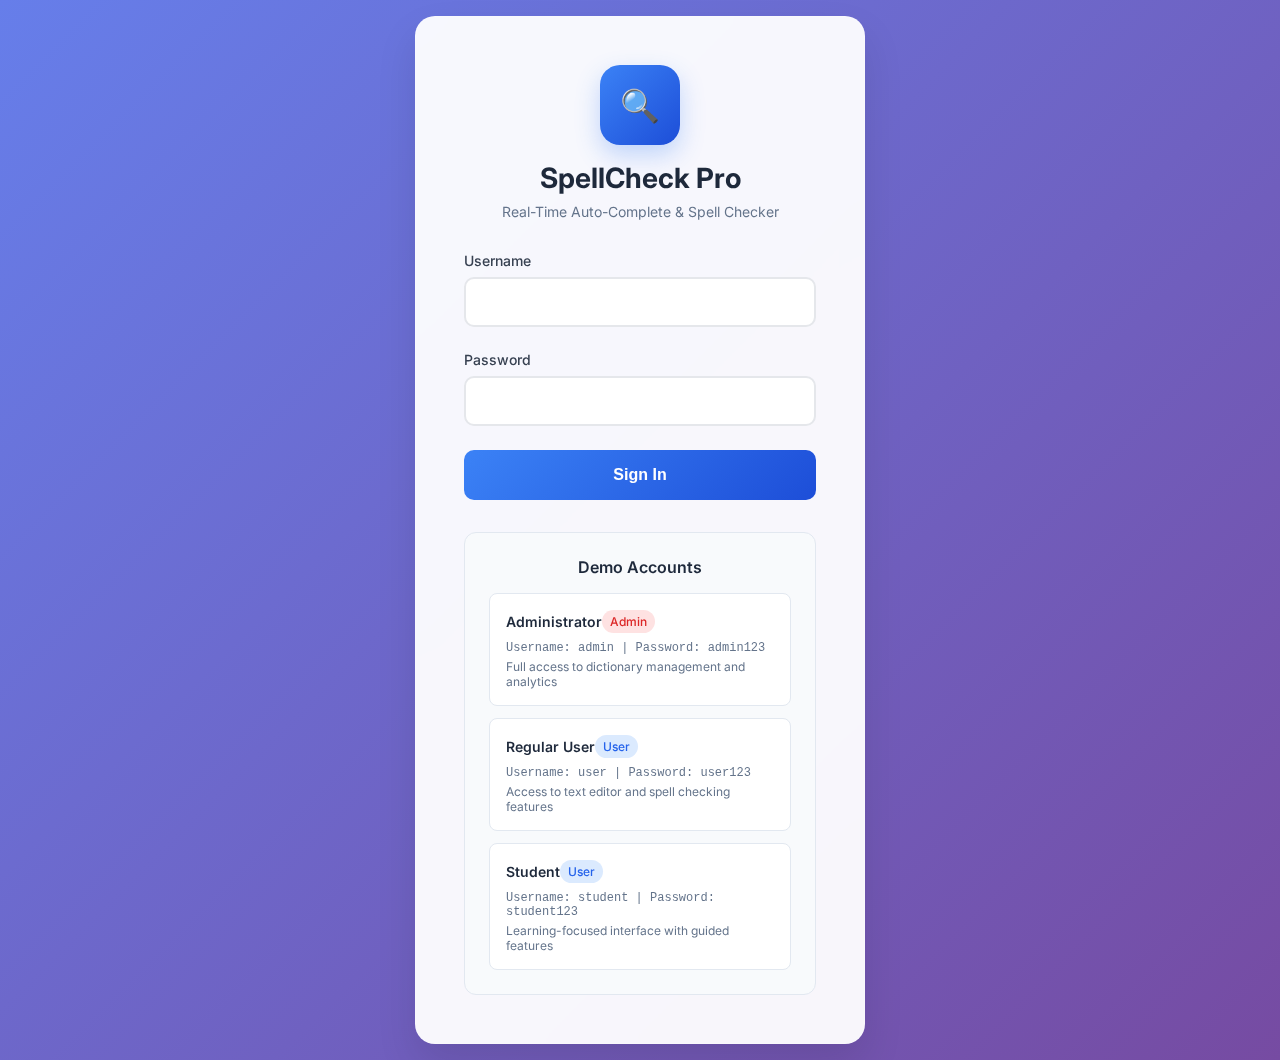
<file: project/index.html>
<!DOCTYPE html>
<html lang="en">
<head>
    <meta charset="UTF-8">
    <meta name="viewport" content="width=device-width, initial-scale=1.0">
    <title>Real-Time Auto-Complete & Spell Checker Dashboard</title>
    <link href="https://fonts.googleapis.com/css2?family=Inter:wght@300;400;500;600;700&display=swap" rel="stylesheet">
    <link rel="stylesheet" href="styles.css">
</head>
<body>
    <div class="dashboard">
        <!-- Sidebar -->
        <aside class="sidebar">
            <div class="sidebar-header">
                <div class="logo">
                    <div class="logo-icon">🔍</div>
                    <h1>SpellCheck Pro</h1>
                </div>
            </div>
            <nav class="sidebar-nav">
                <a href="#" class="nav-item active" data-view="editor">
                    <span class="nav-icon">✏️</span>
                    Text Editor
                </a>
                <a href="#" class="nav-item" data-view="analytics">
                    <span class="nav-icon">📊</span>
                    Analytics
                </a>
                <a href="#" class="nav-item" data-view="dictionary">
                    <span class="nav-icon">📚</span>
                    Dictionary
                </a>
                <a href="#" class="nav-item" data-view="settings">
                    <span class="nav-icon">⚙️</span>
                    Settings
                </a>
            </nav>
        </aside>

        <!-- Main Content -->
        <main class="main-content">
            <!-- Header -->
            <header class="header">
                <div class="header-content">
                    <h2 id="page-title">Text Editor</h2>
                    <div class="header-actions">
                        <button class="btn btn-secondary" id="export-btn">Export Report</button>
                        <button class="btn btn-primary" id="clear-btn">Clear Text</button>
                    </div>
                </div>
            </header>

            <!-- Editor View -->
            <div id="editor-view" class="view active">
                <div class="editor-container">
                    <div class="editor-panel">
                        <div class="editor-header">
                            <h3>Real-Time Text Editor</h3>
                            <div class="editor-stats">
                                <span class="stat">Words: <span id="word-count">0</span></span>
                                <span class="stat">Characters: <span id="char-count">0</span></span>
                                <span class="stat">Errors: <span id="error-count">0</span></span>
                            </div>
                        </div>
                        <div class="editor-wrapper">
                            <textarea 
                                id="text-editor" 
                                placeholder="Start typing to see real-time auto-complete and spell checking in action..."
                                spellcheck="false"
                            ></textarea>
                            <div id="suggestions-dropdown" class="suggestions-dropdown"></div>
                        </div>
                    </div>
                    
                    <div class="suggestions-panel">
                        <h3>Live Suggestions</h3>
                        <div id="live-suggestions" class="suggestion-list"></div>
                        
                        <h3>Spell Check Results</h3>
                        <div id="spell-errors" class="error-list"></div>
                    </div>
                </div>
            </div>

            <!-- Analytics View -->
            <div id="analytics-view" class="view">
                <div class="analytics-grid">
                    <div class="stat-card">
                        <div class="stat-icon">📝</div>
                        <div class="stat-content">
                            <h3 id="total-words">0</h3>
                            <p>Total Words Processed</p>
                        </div>
                    </div>
                    <div class="stat-card">
                        <div class="stat-icon">🔍</div>
                        <div class="stat-content">
                            <h3 id="total-suggestions">0</h3>
                            <p>Suggestions Generated</p>
                        </div>
                    </div>
                    <div class="stat-card">
                        <div class="stat-icon">❌</div>
                        <div class="stat-content">
                            <h3 id="total-errors">0</h3>
                            <p>Spelling Errors Found</p>
                        </div>
                    </div>
                    <div class="stat-card">
                        <div class="stat-icon">⚡</div>
                        <div class="stat-content">
                            <h3 id="avg-response">0ms</h3>
                            <p>Average Response Time</p>
                        </div>
                    </div>
                </div>

                <div class="charts-container">
                    <div class="chart-panel">
                        <h3>Most Frequent Words</h3>
                        <div id="word-frequency" class="frequency-chart"></div>
                    </div>
                    <div class="chart-panel">
                        <h3>Common Spelling Errors</h3>
                        <div id="error-frequency" class="frequency-chart"></div>
                    </div>
                </div>

                <div class="recent-activity">
                    <h3>Recent Activity</h3>
                    <div id="activity-log" class="activity-list"></div>
                </div>
            </div>

            <!-- Dictionary View -->
            <div id="dictionary-view" class="view">
                <div class="dictionary-container">
                    <div class="dictionary-header">
                        <h3>Dictionary Management</h3>
                        <div class="dictionary-actions">
                            <input type="text" id="new-word" placeholder="Add new word..." class="input">
                            <button id="add-word-btn" class="btn btn-primary">Add Word</button>
                        </div>
                    </div>
                    
                    <div class="dictionary-stats">
                        <div class="dict-stat">
                            <span class="label">Total Words:</span>
                            <span id="dict-total">0</span>
                        </div>
                        <div class="dict-stat">
                            <span class="label">Custom Words:</span>
                            <span id="dict-custom">0</span>
                        </div>
                    </div>

                    <div class="word-search">
                        <input type="text" id="word-search" placeholder="Search dictionary..." class="input">
                    </div>

                    <div id="dictionary-list" class="dictionary-list"></div>
                </div>
            </div>

            <!-- Settings View -->
            <div id="settings-view" class="view">
                <div class="settings-container">
                    <div class="settings-section">
                        <h3>Auto-Complete Settings</h3>
                        <div class="setting-item">
                            <label for="max-suggestions">Maximum Suggestions:</label>
                            <input type="range" id="max-suggestions" min="3" max="10" value="5" class="slider">
                            <span id="max-suggestions-value">5</span>
                        </div>
                        <div class="setting-item">
                            <label for="min-word-length">Minimum Word Length for Suggestions:</label>
                            <input type="range" id="min-word-length" min="1" max="5" value="2" class="slider">
                            <span id="min-word-length-value">2</span>
                        </div>
                    </div>

                    <div class="settings-section">
                        <h3>Spell Check Settings</h3>
                        <div class="setting-item">
                            <label for="edit-distance">Maximum Edit Distance:</label>
                            <input type="range" id="edit-distance" min="1" max="5" value="2" class="slider">
                            <span id="edit-distance-value">2</span>
                        </div>
                        <div class="setting-item">
                            <label>
                                <input type="checkbox" id="case-sensitive" class="checkbox">
                                Case Sensitive Checking
                            </label>
                        </div>
                        <div class="setting-item">
                            <label>
                                <input type="checkbox" id="real-time-check" class="checkbox" checked>
                                Real-time Spell Checking
                            </label>
                        </div>
                    </div>

                    <div class="settings-section">
                        <h3>Performance Settings</h3>
                        <div class="setting-item">
                            <label for="debounce-delay">Debounce Delay (ms):</label>
                            <input type="range" id="debounce-delay" min="100" max="1000" value="300" step="50" class="slider">
                            <span id="debounce-delay-value">300</span>
                        </div>
                    </div>

                    <div class="settings-actions">
                        <button id="reset-settings" class="btn btn-secondary">Reset to Defaults</button>
                        <button id="save-settings" class="btn btn-primary">Save Settings</button>
                    </div>
                </div>
            </div>
        </main>
    </div>

    <script src="trie.js"></script>
    <script src="spellchecker.js"></script>
    <script src="analytics.js"></script>
    <script src="app.js"></script>
</body>
</html>
</file>
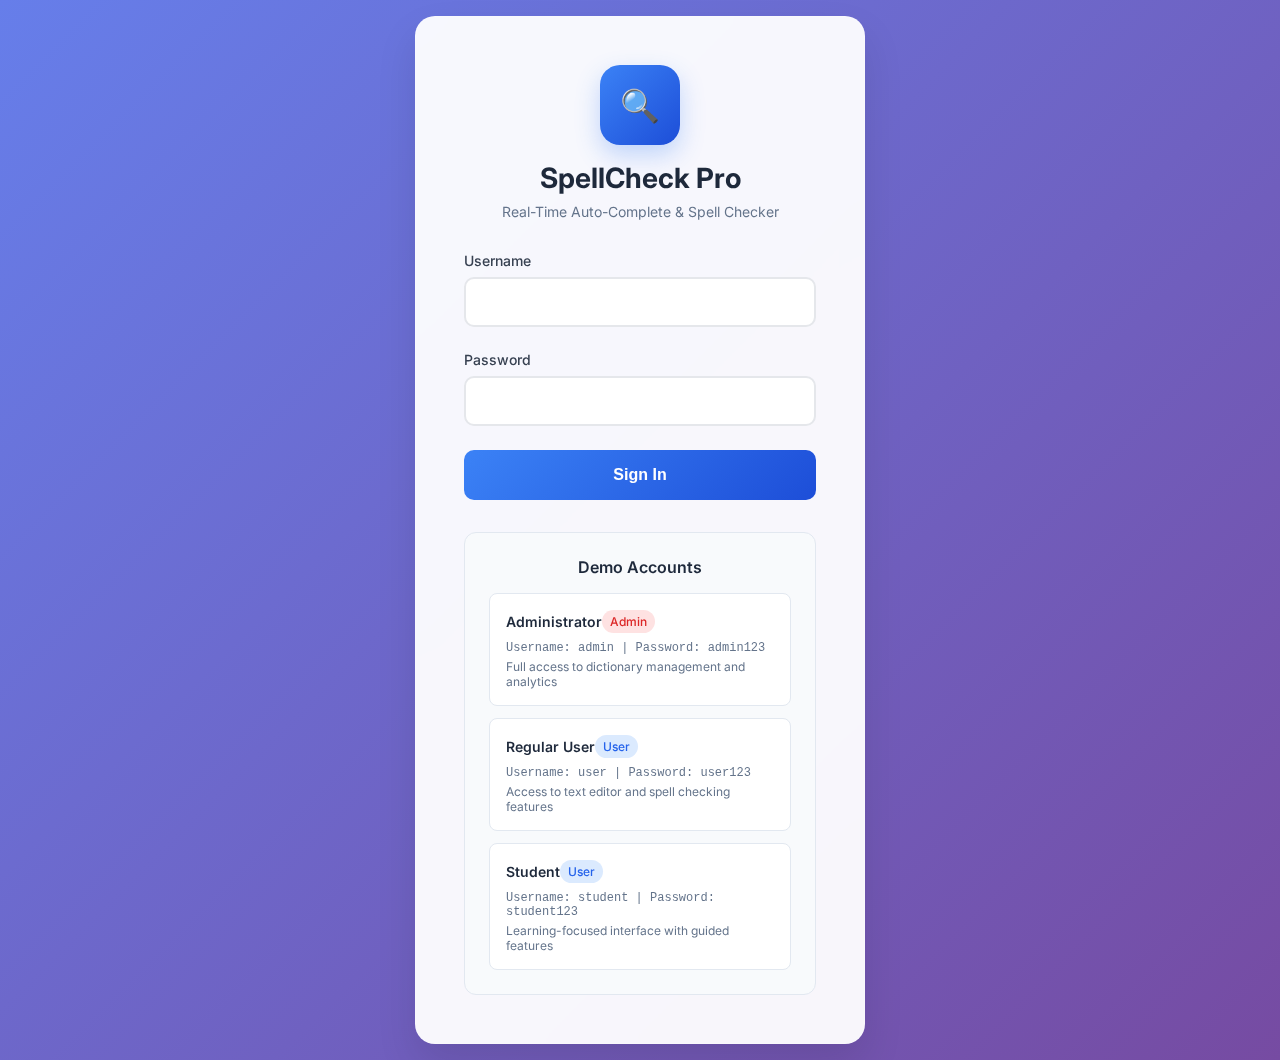
<file: project/admin-dashboard.html>
<!DOCTYPE html>
<html lang="en">
<head>
    <meta charset="UTF-8">
    <meta name="viewport" content="width=device-width, initial-scale=1.0">
    <title>Admin Dashboard - SpellCheck Pro</title>
    <link href="https://fonts.googleapis.com/css2?family=Inter:wght@300;400;500;600;700&display=swap" rel="stylesheet">
    <link rel="stylesheet" href="styles.css">
    <style>
        .admin-header {
            background: linear-gradient(135deg, #dc2626 0%, #b91c1c 100%);
            color: white;
            padding: 1rem 2rem;
            display: flex;
            justify-content: space-between;
            align-items: center;
            box-shadow: 0 2px 10px rgba(220, 38, 38, 0.2);
        }

        .admin-title {
            display: flex;
            align-items: center;
            gap: 0.75rem;
        }

        .admin-badge {
            background: rgba(255, 255, 255, 0.2);
            padding: 0.25rem 0.75rem;
            border-radius: 20px;
            font-size: 0.75rem;
            font-weight: 600;
        }

        .user-info {
            display: flex;
            align-items: center;
            gap: 1rem;
        }

        .logout-btn {
            background: rgba(255, 255, 255, 0.2);
            color: white;
            border: none;
            padding: 0.5rem 1rem;
            border-radius: 8px;
            cursor: pointer;
            transition: background-color 0.2s ease;
        }

        .logout-btn:hover {
            background: rgba(255, 255, 255, 0.3);
        }

        .admin-controls {
            background: white;
            border-radius: 12px;
            padding: 1.5rem;
            margin-bottom: 2rem;
            box-shadow: 0 4px 15px rgba(0, 0, 0, 0.05);
            border: 1px solid #e2e8f0;
        }

        .admin-controls h3 {
            font-size: 1.125rem;
            font-weight: 600;
            color: #1e293b;
            margin-bottom: 1rem;
        }

        .control-grid {
            display: grid;
            grid-template-columns: repeat(auto-fit, minmax(200px, 1fr));
            gap: 1rem;
        }

        .control-btn {
            background: linear-gradient(135deg, #3B82F6, #1D4ED8);
            color: white;
            border: none;
            padding: 1rem;
            border-radius: 8px;
            cursor: pointer;
            transition: all 0.2s ease;
            font-weight: 500;
            display: flex;
            align-items: center;
            justify-content: center;
            gap: 0.5rem;
        }

        .control-btn:hover {
            transform: translateY(-2px);
            box-shadow: 0 8px 20px rgba(59, 130, 246, 0.3);
        }

        .control-btn.danger {
            background: linear-gradient(135deg, #dc2626, #b91c1c);
        }

        .control-btn.danger:hover {
            box-shadow: 0 8px 20px rgba(220, 38, 38, 0.3);
        }

        .word-management {
            background: white;
            border-radius: 12px;
            padding: 1.5rem;
            margin-bottom: 2rem;
            box-shadow: 0 4px 15px rgba(0, 0, 0, 0.05);
            border: 1px solid #e2e8f0;
        }

        .add-word-form {
            display: flex;
            gap: 0.75rem;
            margin-bottom: 1.5rem;
        }

        .add-word-form input {
            flex: 1;
            padding: 0.75rem;
            border: 2px solid #e2e8f0;
            border-radius: 8px;
            font-size: 0.875rem;
        }

        .add-word-form input:focus {
            outline: none;
            border-color: #3B82F6;
        }

        .word-list {
            max-height: 300px;
            overflow-y: auto;
            border: 1px solid #e2e8f0;
            border-radius: 8px;
        }

        .word-item {
            display: flex;
            justify-content: space-between;
            align-items: center;
            padding: 0.75rem 1rem;
            border-bottom: 1px solid #f1f5f9;
        }

        .word-item:last-child {
            border-bottom: none;
        }

        .word-item:hover {
            background: #f8fafc;
        }

        .delete-word-btn {
            background: #fee2e2;
            color: #dc2626;
            border: none;
            padding: 0.25rem 0.5rem;
            border-radius: 4px;
            cursor: pointer;
            font-size: 0.75rem;
            transition: background-color 0.2s ease;
        }

        .delete-word-btn:hover {
            background: #fecaca;
        }

        .stats-overview {
            display: grid;
            grid-template-columns: repeat(auto-fit, minmax(250px, 1fr));
            gap: 1.5rem;
            margin-bottom: 2rem;
        }

        .stat-card {
            background: white;
            border-radius: 12px;
            padding: 1.5rem;
            box-shadow: 0 4px 15px rgba(0, 0, 0, 0.05);
            border: 1px solid #e2e8f0;
            text-align: center;
        }

        .stat-number {
            font-size: 2rem;
            font-weight: 700;
            color: #1e293b;
            margin-bottom: 0.5rem;
        }

        .stat-label {
            color: #64748b;
            font-size: 0.875rem;
        }

        .modal {
            display: none;
            position: fixed;
            top: 0;
            left: 0;
            width: 100%;
            height: 100%;
            background: rgba(0, 0, 0, 0.5);
            z-index: 1000;
            align-items: center;
            justify-content: center;
        }

        .modal.active {
            display: flex;
        }

        .modal-content {
            background: white;
            border-radius: 12px;
            padding: 2rem;
            max-width: 500px;
            width: 90%;
            max-height: 80vh;
            overflow-y: auto;
        }

        .modal-header {
            display: flex;
            justify-content: space-between;
            align-items: center;
            margin-bottom: 1.5rem;
        }

        .modal-close {
            background: none;
            border: none;
            font-size: 1.5rem;
            cursor: pointer;
            color: #64748b;
        }

        .bulk-actions {
            display: flex;
            gap: 0.5rem;
            margin-bottom: 1rem;
        }

        .bulk-actions button {
            padding: 0.5rem 1rem;
            border: 1px solid #e2e8f0;
            background: white;
            border-radius: 6px;
            cursor: pointer;
            font-size: 0.875rem;
            transition: all 0.2s ease;
        }

        .bulk-actions button:hover {
            background: #f8fafc;
        }

        .bulk-actions button.active {
            background: #3B82F6;
            color: white;
            border-color: #3B82F6;
        }
    </style>
</head>
<body>
    <!-- Admin Header -->
    <div class="admin-header">
        <div class="admin-title">
            <div class="logo-icon">🔍</div>
            <div>
                <h1>SpellCheck Pro</h1>
                <span class="admin-badge">Administrator Panel</span>
            </div>
        </div>
        <div class="user-info">
            <span id="adminName">Welcome, Admin</span>
            <button class="logout-btn" onclick="logout()">Logout</button>
        </div>
    </div>

    <div class="dashboard">
        <!-- Sidebar -->
        <aside class="sidebar">
            <div class="sidebar-header">
                <div class="logo">
                    <div class="logo-icon">⚙️</div>
                    <h1>Admin Panel</h1>
                </div>
            </div>
            <nav class="sidebar-nav">
                <a href="#" class="nav-item active" data-view="overview">
                    <span class="nav-icon">📊</span>
                    Overview
                </a>
                <a href="#" class="nav-item" data-view="dictionary">
                    <span class="nav-icon">📚</span>
                    Dictionary Management
                </a>
                <a href="#" class="nav-item" data-view="analytics">
                    <span class="nav-icon">📈</span>
                    Analytics
                </a>
                <a href="#" class="nav-item" data-view="users">
                    <span class="nav-icon">👥</span>
                    User Management
                </a>
                <a href="#" class="nav-item" data-view="settings">
                    <span class="nav-icon">⚙️</span>
                    System Settings
                </a>
                <a href="index.html" class="nav-item">
                    <span class="nav-icon">✏️</span>
                    Text Editor
                </a>
            </nav>
        </aside>

        <!-- Main Content -->
        <main class="main-content">
            <!-- Overview View -->
            <div id="overview-view" class="view active">
                <div style="padding: 2rem;">
                    <h2 style="font-size: 1.5rem; font-weight: 600; color: #1e293b; margin-bottom: 2rem;">System Overview</h2>
                    
                    <div class="stats-overview">
                        <div class="stat-card">
                            <div class="stat-number" id="totalWords">0</div>
                            <div class="stat-label">Total Words in Dictionary</div>
                        </div>
                        <div class="stat-card">
                            <div class="stat-number" id="customWords">0</div>
                            <div class="stat-label">Custom Words Added</div>
                        </div>
                        <div class="stat-card">
                            <div class="stat-number" id="totalSessions">0</div>
                            <div class="stat-label">User Sessions Today</div>
                        </div>
                        <div class="stat-card">
                            <div class="stat-number" id="totalErrors">0</div>
                            <div class="stat-label">Errors Detected</div>
                        </div>
                    </div>

                    <div class="admin-controls">
                        <h3>Quick Actions</h3>
                        <div class="control-grid">
                            <button class="control-btn" onclick="exportDictionary()">
                                📥 Export Dictionary
                            </button>
                            <button class="control-btn" onclick="showImportModal()">
                                📤 Import Dictionary
                            </button>
                            <button class="control-btn" onclick="generateReport()">
                                📋 Generate Report
                            </button>
                            <button class="control-btn danger" onclick="resetSystem()">
                                🔄 Reset System
                            </button>
                        </div>
                    </div>
                </div>
            </div>

            <!-- Dictionary Management View -->
            <div id="dictionary-view" class="view">
                <div style="padding: 2rem;">
                    <h2 style="font-size: 1.5rem; font-weight: 600; color: #1e293b; margin-bottom: 2rem;">Dictionary Management</h2>
                    
                    <div class="word-management">
                        <h3>Add New Words</h3>
                        <div class="add-word-form">
                            <input type="text" id="newWordInput" placeholder="Enter word to add..." onkeypress="handleAddWordKeypress(event)">
                            <button class="btn btn-primary" onclick="addNewWord()">Add Word</button>
                        </div>
                        
                        <div class="bulk-actions">
                            <button onclick="showBulkImport()">Bulk Import</button>
                            <button onclick="exportCustomWords()">Export Custom Words</button>
                            <button onclick="clearCustomWords()" class="danger">Clear All Custom</button>
                        </div>
                    </div>

                    <div class="word-management">
                        <h3>Dictionary Contents</h3>
                        <div style="margin-bottom: 1rem;">
                            <input type="text" id="searchWords" placeholder="Search words..." oninput="filterWords()" style="width: 100%; padding: 0.75rem; border: 2px solid #e2e8f0; border-radius: 8px;">
                        </div>
                        <div class="word-list" id="wordList">
                            <!-- Words will be populated here -->
                        </div>
                    </div>
                </div>
            </div>

            <!-- Analytics View -->
            <div id="analytics-view" class="view">
                <div style="padding: 2rem;">
                    <h2 style="font-size: 1.5rem; font-weight: 600; color: #1e293b; margin-bottom: 2rem;">System Analytics</h2>
                    
                    <div class="analytics-grid">
                        <div class="stat-card">
                            <div class="stat-icon">📝</div>
                            <div class="stat-content">
                                <h3 id="analyticsWords">0</h3>
                                <p>Words Processed</p>
                            </div>
                        </div>
                        <div class="stat-card">
                            <div class="stat-icon">🔍</div>
                            <div class="stat-content">
                                <h3 id="analyticsSuggestions">0</h3>
                                <p>Suggestions Generated</p>
                            </div>
                        </div>
                        <div class="stat-card">
                            <div class="stat-icon">❌</div>
                            <div class="stat-content">
                                <h3 id="analyticsErrors">0</h3>
                                <p>Errors Found</p>
                            </div>
                        </div>
                        <div class="stat-card">
                            <div class="stat-icon">⚡</div>
                            <div class="stat-content">
                                <h3 id="analyticsResponse">0ms</h3>
                                <p>Avg Response Time</p>
                            </div>
                        </div>
                    </div>

                    <div class="charts-container">
                        <div class="chart-panel">
                            <h3>Most Frequent Words</h3>
                            <div id="adminWordFrequency" class="frequency-chart"></div>
                        </div>
                        <div class="chart-panel">
                            <h3>Common Errors</h3>
                            <div id="adminErrorFrequency" class="frequency-chart"></div>
                        </div>
                    </div>
                </div>
            </div>

            <!-- User Management View -->
            <div id="users-view" class="view">
                <div style="padding: 2rem;">
                    <h2 style="font-size: 1.5rem; font-weight: 600; color: #1e293b; margin-bottom: 2rem;">User Management</h2>
                    
                    <div class="admin-controls">
                        <h3>User Statistics</h3>
                        <div class="stats-overview">
                            <div class="stat-card">
                                <div class="stat-number">3</div>
                                <div class="stat-label">Total Users</div>
                            </div>
                            <div class="stat-card">
                                <div class="stat-number">1</div>
                                <div class="stat-label">Active Sessions</div>
                            </div>
                            <div class="stat-card">
                                <div class="stat-number">2</div>
                                <div class="stat-label">Regular Users</div>
                            </div>
                            <div class="stat-card">
                                <div class="stat-number">1</div>
                                <div class="stat-label">Administrators</div>
                            </div>
                        </div>
                    </div>

                    <div class="word-management">
                        <h3>User List</h3>
                        <div class="word-list">
                            <div class="word-item">
                                <div>
                                    <strong>admin</strong> - Administrator
                                    <div style="font-size: 0.75rem; color: #64748b;">Last login: Today</div>
                                </div>
                                <span style="color: #10B981; font-size: 0.75rem;">Online</span>
                            </div>
                            <div class="word-item">
                                <div>
                                    <strong>user</strong> - Regular User
                                    <div style="font-size: 0.75rem; color: #64748b;">Last login: Yesterday</div>
                                </div>
                                <span style="color: #64748b; font-size: 0.75rem;">Offline</span>
                            </div>
                            <div class="word-item">
                                <div>
                                    <strong>student</strong> - Student
                                    <div style="font-size: 0.75rem; color: #64748b;">Last login: 2 days ago</div>
                                </div>
                                <span style="color: #64748b; font-size: 0.75rem;">Offline</span>
                            </div>
                        </div>
                    </div>
                </div>
            </div>

            <!-- Settings View -->
            <div id="settings-view" class="view">
                <div style="padding: 2rem;">
                    <h2 style="font-size: 1.5rem; font-weight: 600; color: #1e293b; margin-bottom: 2rem;">System Settings</h2>
                    
                    <div class="settings-container">
                        <div class="settings-section">
                            <h3>Dictionary Settings</h3>
                            <div class="setting-item">
                                <label for="maxSuggestions">Maximum Suggestions:</label>
                                <input type="range" id="maxSuggestions" min="3" max="10" value="5" class="slider">
                                <span id="maxSuggestionsValue">5</span>
                            </div>
                            <div class="setting-item">
                                <label for="editDistance">Edit Distance Threshold:</label>
                                <input type="range" id="editDistance" min="1" max="5" value="2" class="slider">
                                <span id="editDistanceValue">2</span>
                            </div>
                        </div>

                        <div class="settings-section">
                            <h3>Performance Settings</h3>
                            <div class="setting-item">
                                <label for="cacheSize">Cache Size (MB):</label>
                                <input type="range" id="cacheSize" min="10" max="100" value="50" class="slider">
                                <span id="cacheSizeValue">50</span>
                            </div>
                            <div class="setting-item">
                                <label>
                                    <input type="checkbox" id="enableLogging" class="checkbox" checked>
                                    Enable System Logging
                                </label>
                            </div>
                        </div>

                        <div class="settings-actions">
                            <button class="btn btn-secondary" onclick="resetToDefaults()">Reset to Defaults</button>
                            <button class="btn btn-primary" onclick="saveSystemSettings()">Save Settings</button>
                        </div>
                    </div>
                </div>
            </div>
        </main>
    </div>

    <!-- Import Modal -->
    <div id="importModal" class="modal">
        <div class="modal-content">
            <div class="modal-header">
                <h3>Import Dictionary</h3>
                <button class="modal-close" onclick="closeImportModal()">&times;</button>
            </div>
            <div>
                <p style="margin-bottom: 1rem; color: #64748b;">Upload a text file with words (one per line) or JSON format.</p>
                <input type="file" id="importFile" accept=".txt,.json" style="margin-bottom: 1rem; width: 100%;">
                <div style="display: flex; gap: 0.5rem; justify-content: flex-end;">
                    <button class="btn btn-secondary" onclick="closeImportModal()">Cancel</button>
                    <button class="btn btn-primary" onclick="importDictionary()">Import</button>
                </div>
            </div>
        </div>
    </div>

    <script src="trie.js"></script>
    <script src="spellchecker.js"></script>
    <script src="analytics.js"></script>
    <script>
        // Global variables
        let trie;
        let spellChecker;
        let analytics;
        let currentUser;

        // Initialize admin dashboard
        document.addEventListener('DOMContentLoaded', function() {
            // Check authentication
            currentUser = JSON.parse(sessionStorage.getItem('currentUser'));
            if (!currentUser || currentUser.role !== 'admin') {
                window.location.href = 'login.html';
                return;
            }

            // Update admin name
            document.getElementById('adminName').textContent = `Welcome, ${currentUser.name}`;

            // Initialize components
            initializeComponents();
            initializeEventListeners();
            loadData();
            updateDashboard();
        });

        function initializeComponents() {
            trie = new Trie();
            spellChecker = new SpellChecker(trie);
            analytics = new Analytics();
        }

        function initializeEventListeners() {
            // Navigation
            document.querySelectorAll('.nav-item').forEach(item => {
                item.addEventListener('click', (e) => {
                    e.preventDefault();
                    const view = item.dataset.view;
                    if (view) {
                        switchView(view);
                    }
                });
            });

            // Settings sliders
            const sliders = ['maxSuggestions', 'editDistance', 'cacheSize'];
            sliders.forEach(id => {
                const slider = document.getElementById(id);
                const valueDisplay = document.getElementById(id + 'Value');
                
                slider.addEventListener('input', (e) => {
                    valueDisplay.textContent = e.target.value;
                });
            });
        }

        function switchView(viewName) {
            // Update navigation
            document.querySelectorAll('.nav-item').forEach(item => {
                item.classList.remove('active');
            });
            document.querySelector(`[data-view="${viewName}"]`).classList.add('active');
            
            // Update views
            document.querySelectorAll('.view').forEach(view => {
                view.classList.remove('active');
            });
            document.getElementById(`${viewName}-view`).classList.add('active');
            
            // Update view-specific content
            if (viewName === 'dictionary') {
                updateWordList();
            } else if (viewName === 'analytics') {
                updateAnalytics();
            }
        }

        function loadData() {
            try {
                // Load dictionary data
                const dictData = localStorage.getItem('spellcheck-dictionary');
                if (dictData) {
                    spellChecker.importDictionary(JSON.parse(dictData));
                }
                
                // Load analytics data
                const analyticsData = localStorage.getItem('spellcheck-analytics');
                if (analyticsData) {
                    analytics.importData(JSON.parse(analyticsData));
                }
            } catch (error) {
                console.error('Failed to load data:', error);
            }
        }

        function saveData() {
            try {
                // Save dictionary data
                const dictData = spellChecker.exportDictionary();
                localStorage.setItem('spellcheck-dictionary', JSON.stringify(dictData));
                
                // Save analytics data
                const analyticsData = analytics.exportData();
                localStorage.setItem('spellcheck-analytics', JSON.stringify(analyticsData));
            } catch (error) {
                console.error('Failed to save data:', error);
            }
        }

        function updateDashboard() {
            const stats = spellChecker.getDictionaryStats();
            const analyticsStats = analytics.getStats();
            
            document.getElementById('totalWords').textContent = stats.totalWords.toLocaleString();
            document.getElementById('customWords').textContent = stats.customWords.toLocaleString();
            document.getElementById('totalSessions').textContent = '1'; // Mock data
            document.getElementById('totalErrors').textContent = analyticsStats.totalErrors.toLocaleString();
        }

        function updateWordList() {
            const wordList = document.getElementById('wordList');
            const searchTerm = document.getElementById('searchWords').value.toLowerCase();
            
            const allWords = trie.getAllWords();
            const filteredWords = searchTerm 
                ? allWords.filter(word => word.toLowerCase().includes(searchTerm))
                : allWords;
            
            wordList.innerHTML = '';
            
            if (filteredWords.length === 0) {
                wordList.innerHTML = '<div style="padding: 2rem; text-align: center; color: #64748b;">No words found</div>';
                return;
            }
            
            filteredWords.slice(0, 100).forEach(word => {
                const wordItem = document.createElement('div');
                wordItem.className = 'word-item';
                
                const isCustom = spellChecker.customWords.has(word);
                
                wordItem.innerHTML = `
                    <div>
                        <span>${word}</span>
                        ${isCustom ? '<span style="color: #3B82F6; font-size: 0.75rem; margin-left: 0.5rem;">(Custom)</span>' : ''}
                    </div>
                    ${isCustom ? `<button class="delete-word-btn" onclick="removeWord('${word}')">Remove</button>` : ''}
                `;
                
                wordList.appendChild(wordItem);
            });
        }

        function updateAnalytics() {
            const stats = analytics.getStats();
            
            document.getElementById('analyticsWords').textContent = stats.totalWordsProcessed.toLocaleString();
            document.getElementById('analyticsSuggestions').textContent = stats.totalSuggestions.toLocaleString();
            document.getElementById('analyticsErrors').textContent = stats.totalErrors.toLocaleString();
            document.getElementById('analyticsResponse').textContent = `${stats.averageResponseTime}ms`;
            
            // Update frequency charts
            updateFrequencyChart('adminWordFrequency', analytics.getMostFrequentWords(10));
            updateFrequencyChart('adminErrorFrequency', analytics.getMostFrequentErrors(10));
        }

        function updateFrequencyChart(containerId, data) {
            const container = document.getElementById(containerId);
            container.innerHTML = '';
            
            if (data.length === 0) {
                container.innerHTML = '<p style="color: #64748b; text-align: center; padding: 2rem;">No data available</p>';
                return;
            }
            
            data.forEach(item => {
                const frequencyItem = document.createElement('div');
                frequencyItem.className = 'frequency-item';
                frequencyItem.innerHTML = `
                    <span class="frequency-word">${item.word}</span>
                    <span class="frequency-count">${item.frequency}</span>
                `;
                container.appendChild(frequencyItem);
            });
        }

        function addNewWord() {
            const input = document.getElementById('newWordInput');
            const word = input.value.trim();
            
            if (!word) return;
            
            if (spellChecker.addWord(word)) {
                input.value = '';
                updateWordList();
                updateDashboard();
                saveData();
                analytics.addActivity('admin', `Added word "${word}" to dictionary`);
            } else {
                alert('Invalid word or word already exists');
            }
        }

        function removeWord(word) {
            if (confirm(`Are you sure you want to remove "${word}" from the dictionary?`)) {
                if (spellChecker.removeWord(word)) {
                    updateWordList();
                    updateDashboard();
                    saveData();
                    analytics.addActivity('admin', `Removed word "${word}" from dictionary`);
                }
            }
        }

        function handleAddWordKeypress(event) {
            if (event.key === 'Enter') {
                addNewWord();
            }
        }

        function filterWords() {
            updateWordList();
        }

        function exportDictionary() {
            const data = spellChecker.exportDictionary();
            const blob = new Blob([JSON.stringify(data, null, 2)], { type: 'application/json' });
            const url = URL.createObjectURL(blob);
            const a = document.createElement('a');
            a.href = url;
            a.download = `dictionary-export-${new Date().toISOString().split('T')[0]}.json`;
            document.body.appendChild(a);
            a.click();
            document.body.removeChild(a);
            URL.revokeObjectURL(url);
        }

        function showImportModal() {
            document.getElementById('importModal').classList.add('active');
        }

        function closeImportModal() {
            document.getElementById('importModal').classList.remove('active');
        }

        function importDictionary() {
            const fileInput = document.getElementById('importFile');
            const file = fileInput.files[0];
            
            if (!file) {
                alert('Please select a file to import');
                return;
            }
            
            const reader = new FileReader();
            reader.onload = function(e) {
                try {
                    const content = e.target.result;
                    let words = [];
                    
                    if (file.name.endsWith('.json')) {
                        const data = JSON.parse(content);
                        if (data.customWords) {
                            words = data.customWords;
                        } else if (Array.isArray(data)) {
                            words = data;
                        }
                    } else {
                        words = content.split('\n').map(word => word.trim()).filter(word => word);
                    }
                    
                    let addedCount = 0;
                    words.forEach(word => {
                        if (spellChecker.addWord(word)) {
                            addedCount++;
                        }
                    });
                    
                    alert(`Successfully imported ${addedCount} words`);
                    updateWordList();
                    updateDashboard();
                    saveData();
                    closeImportModal();
                } catch (error) {
                    alert('Error importing file: ' + error.message);
                }
            };
            reader.readAsText(file);
        }

        function generateReport() {
            const report = analytics.generateReport();
            const timestamp = new Date().toISOString().split('T')[0];
            
            const content = `# SpellCheck Pro Admin Report - ${timestamp}

## System Overview
- Total Words in Dictionary: ${spellChecker.getDictionaryStats().totalWords}
- Custom Words Added: ${spellChecker.getDictionaryStats().customWords}
- System Words: ${spellChecker.getDictionaryStats().systemWords}

## Usage Analytics
- Session Duration: ${report.summary.sessionDuration}
- Words Processed: ${report.summary.totalWordsProcessed}
- Suggestions Generated: ${report.summary.totalSuggestions}
- Spelling Errors Found: ${report.summary.totalErrors}
- Error Rate: ${report.summary.errorRate}
- Average Response Time: ${report.summary.averageResponseTime}

## Performance Metrics
- Average Response Time: ${report.performance.averageResponseTime}
- Median Response Time: ${report.performance.medianResponseTime}
- Fastest Response: ${report.performance.fastestResponse}
- Slowest Response: ${report.performance.slowestResponse}
- 95th Percentile: ${report.performance.p95ResponseTime}

## Most Frequent Words
${report.topWords.map(item => `- ${item.word}: ${item.frequency} times`).join('\n')}

## Most Frequent Errors
${report.topErrors.map(item => `- ${item.word}: ${item.frequency} times`).join('\n')}

## Recent Activity
${report.recentActivity.map(item => `- [${item.timeAgo}] ${item.description}`).join('\n')}

---
Generated by SpellCheck Pro Admin Panel on ${new Date().toISOString()}
Administrator: ${currentUser.name}
`;

            const blob = new Blob([content], { type: 'text/markdown' });
            const url = URL.createObjectURL(blob);
            const a = document.createElement('a');
            a.href = url;
            a.download = `admin-report-${timestamp}.md`;
            document.body.appendChild(a);
            a.click();
            document.body.removeChild(a);
            URL.revokeObjectURL(url);
        }

        function resetSystem() {
            if (confirm('Are you sure you want to reset the entire system? This will clear all custom words and analytics data.')) {
                if (confirm('This action cannot be undone. Are you absolutely sure?')) {
                    localStorage.removeItem('spellcheck-dictionary');
                    localStorage.removeItem('spellcheck-analytics');
                    localStorage.removeItem('spellcheck-text');
                    localStorage.removeItem('spellcheck-settings');
                    
                    // Reinitialize
                    initializeComponents();
                    updateDashboard();
                    updateWordList();
                    
                    alert('System has been reset successfully');
                }
            }
        }

        function saveSystemSettings() {
            const settings = {
                maxSuggestions: document.getElementById('maxSuggestions').value,
                editDistance: document.getElementById('editDistance').value,
                cacheSize: document.getElementById('cacheSize').value,
                enableLogging: document.getElementById('enableLogging').checked
            };
            
            localStorage.setItem('admin-settings', JSON.stringify(settings));
            alert('Settings saved successfully');
        }

        function resetToDefaults() {
            document.getElementById('maxSuggestions').value = 5;
            document.getElementById('maxSuggestionsValue').textContent = 5;
            document.getElementById('editDistance').value = 2;
            document.getElementById('editDistanceValue').textContent = 2;
            document.getElementById('cacheSize').value = 50;
            document.getElementById('cacheSizeValue').textContent = 50;
            document.getElementById('enableLogging').checked = true;
        }

        function logout() {
            sessionStorage.removeItem('currentUser');
            window.location.href = 'login.html';
        }

        // Auto-save every 30 seconds
        setInterval(saveData, 30000);
    </script>
</body>
</html>
</file>
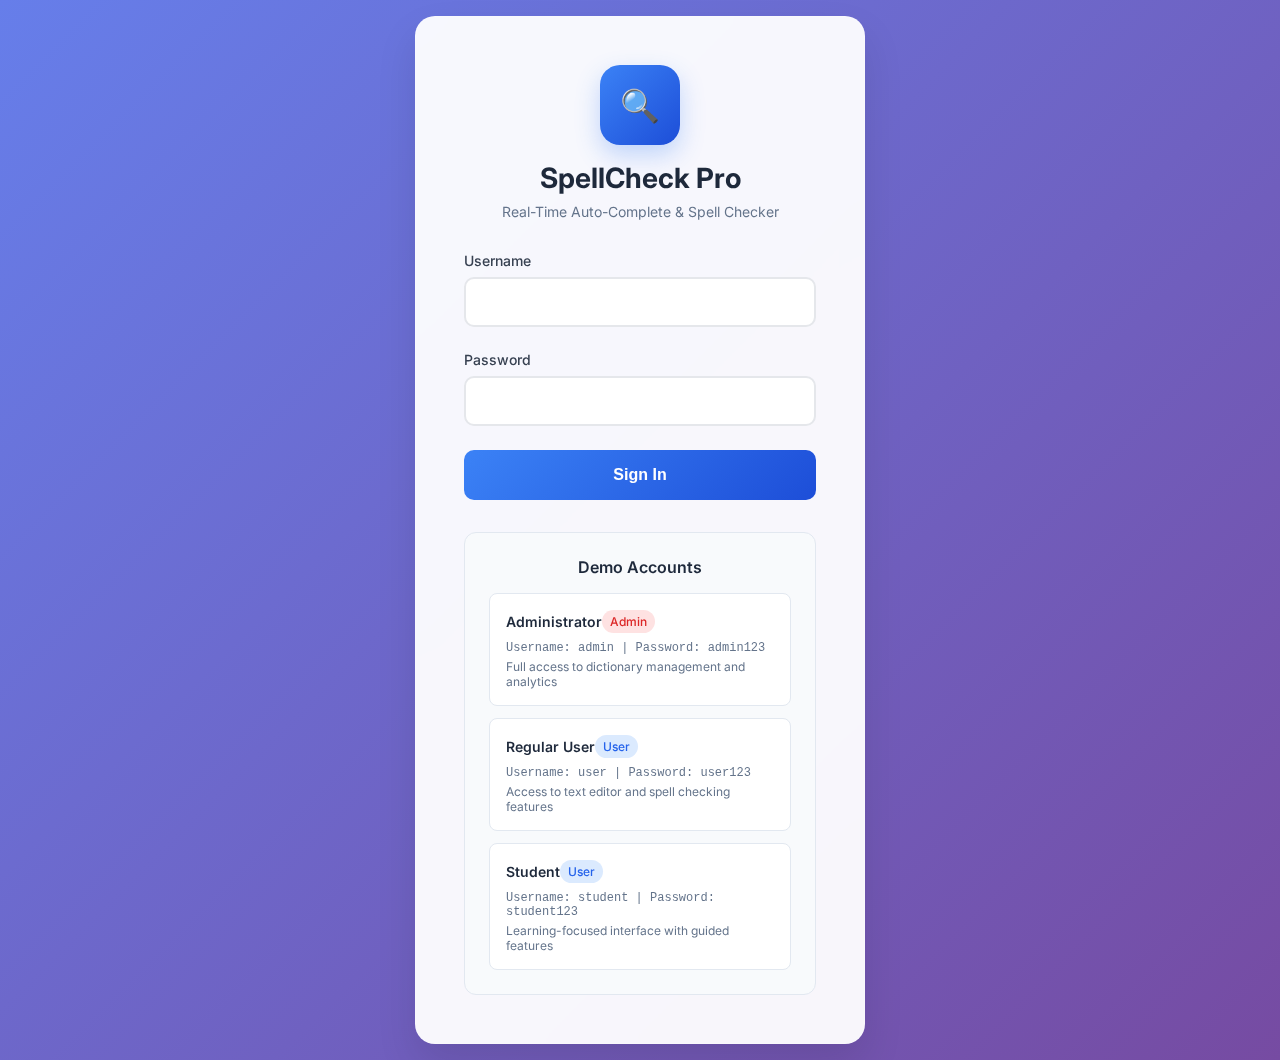
<file: project/login.html>
<!DOCTYPE html>
<html lang="en">
<head>
    <meta charset="UTF-8">
    <meta name="viewport" content="width=device-width, initial-scale=1.0">
    <title>SpellCheck Pro - Login</title>
    <link href="https://fonts.googleapis.com/css2?family=Inter:wght@300;400;500;600;700&display=swap" rel="stylesheet">
    <style>
        * {
            margin: 0;
            padding: 0;
            box-sizing: border-box;
        }

        body {
            font-family: 'Inter', sans-serif;
            background: linear-gradient(135deg, #667eea 0%, #764ba2 100%);
            min-height: 100vh;
            display: flex;
            align-items: center;
            justify-content: center;
            padding: 1rem;
        }

        .login-container {
            background: rgba(255, 255, 255, 0.95);
            backdrop-filter: blur(10px);
            border-radius: 20px;
            padding: 3rem;
            box-shadow: 0 20px 40px rgba(0, 0, 0, 0.1);
            width: 100%;
            max-width: 450px;
            border: 1px solid rgba(255, 255, 255, 0.2);
        }

        .logo {
            text-align: center;
            margin-bottom: 2rem;
        }

        .logo-icon {
            width: 80px;
            height: 80px;
            background: linear-gradient(135deg, #3B82F6, #1D4ED8);
            border-radius: 20px;
            display: flex;
            align-items: center;
            justify-content: center;
            font-size: 2rem;
            margin: 0 auto 1rem;
            box-shadow: 0 10px 25px rgba(59, 130, 246, 0.3);
        }

        .logo h1 {
            font-size: 1.75rem;
            font-weight: 700;
            color: #1e293b;
            margin-bottom: 0.5rem;
        }

        .logo p {
            color: #64748b;
            font-size: 0.875rem;
        }

        .form-group {
            margin-bottom: 1.5rem;
        }

        .form-group label {
            display: block;
            font-weight: 500;
            color: #374151;
            margin-bottom: 0.5rem;
            font-size: 0.875rem;
        }

        .form-group input {
            width: 100%;
            padding: 0.875rem 1rem;
            border: 2px solid #e5e7eb;
            border-radius: 10px;
            font-size: 1rem;
            transition: all 0.2s ease;
            background: white;
        }

        .form-group input:focus {
            outline: none;
            border-color: #3B82F6;
            box-shadow: 0 0 0 3px rgba(59, 130, 246, 0.1);
        }

        .login-btn {
            width: 100%;
            background: linear-gradient(135deg, #3B82F6, #1D4ED8);
            color: white;
            border: none;
            padding: 1rem;
            border-radius: 10px;
            font-size: 1rem;
            font-weight: 600;
            cursor: pointer;
            transition: all 0.2s ease;
            margin-bottom: 2rem;
        }

        .login-btn:hover {
            transform: translateY(-2px);
            box-shadow: 0 10px 25px rgba(59, 130, 246, 0.4);
        }

        .login-btn:disabled {
            opacity: 0.6;
            cursor: not-allowed;
            transform: none;
        }

        .demo-accounts {
            background: #f8fafc;
            border-radius: 12px;
            padding: 1.5rem;
            border: 1px solid #e2e8f0;
        }

        .demo-accounts h3 {
            font-size: 1rem;
            font-weight: 600;
            color: #1e293b;
            margin-bottom: 1rem;
            text-align: center;
        }

        .account-card {
            background: white;
            border-radius: 8px;
            padding: 1rem;
            margin-bottom: 0.75rem;
            border: 1px solid #e2e8f0;
            cursor: pointer;
            transition: all 0.2s ease;
        }

        .account-card:hover {
            border-color: #3B82F6;
            transform: translateY(-1px);
            box-shadow: 0 4px 12px rgba(0, 0, 0, 0.1);
        }

        .account-card:last-child {
            margin-bottom: 0;
        }

        .account-header {
            display: flex;
            justify-content: between;
            align-items: center;
            margin-bottom: 0.5rem;
        }

        .account-role {
            font-weight: 600;
            color: #1e293b;
            font-size: 0.875rem;
        }

        .account-badge {
            padding: 0.25rem 0.5rem;
            border-radius: 12px;
            font-size: 0.75rem;
            font-weight: 500;
        }

        .admin-badge {
            background: #fee2e2;
            color: #dc2626;
        }

        .user-badge {
            background: #dbeafe;
            color: #2563eb;
        }

        .account-credentials {
            font-size: 0.75rem;
            color: #64748b;
            font-family: 'Courier New', monospace;
        }

        .error-message {
            background: #fee2e2;
            color: #dc2626;
            padding: 0.75rem;
            border-radius: 8px;
            margin-bottom: 1rem;
            font-size: 0.875rem;
            text-align: center;
            border: 1px solid #fecaca;
        }

        .loading {
            display: inline-block;
            width: 20px;
            height: 20px;
            border: 2px solid #ffffff;
            border-radius: 50%;
            border-top-color: transparent;
            animation: spin 1s ease-in-out infinite;
            margin-right: 0.5rem;
        }

        @keyframes spin {
            to { transform: rotate(360deg); }
        }

        @media (max-width: 480px) {
            .login-container {
                padding: 2rem 1.5rem;
            }
            
            .logo h1 {
                font-size: 1.5rem;
            }
        }
    </style>
</head>
<body>
    <div class="login-container">
        <div class="logo">
            <div class="logo-icon">🔍</div>
            <h1>SpellCheck Pro</h1>
            <p>Real-Time Auto-Complete & Spell Checker</p>
        </div>

        <form id="loginForm">
            <div class="form-group">
                <label for="username">Username</label>
                <input type="text" id="username" name="username" required>
            </div>

            <div class="form-group">
                <label for="password">Password</label>
                <input type="password" id="password" name="password" required>
            </div>

            <div id="errorMessage" class="error-message" style="display: none;"></div>

            <button type="submit" class="login-btn" id="loginBtn">
                Sign In
            </button>
        </form>

        <div class="demo-accounts">
            <h3>Demo Accounts</h3>
            
            <div class="account-card" onclick="fillCredentials('admin', 'admin123')">
                <div class="account-header">
                    <span class="account-role">Administrator</span>
                    <span class="account-badge admin-badge">Admin</span>
                </div>
                <div class="account-credentials">Username: admin | Password: admin123</div>
                <div style="font-size: 0.75rem; color: #64748b; margin-top: 0.25rem;">
                    Full access to dictionary management and analytics
                </div>
            </div>

            <div class="account-card" onclick="fillCredentials('user', 'user123')">
                <div class="account-header">
                    <span class="account-role">Regular User</span>
                    <span class="account-badge user-badge">User</span>
                </div>
                <div class="account-credentials">Username: user | Password: user123</div>
                <div style="font-size: 0.75rem; color: #64748b; margin-top: 0.25rem;">
                    Access to text editor and spell checking features
                </div>
            </div>

            <div class="account-card" onclick="fillCredentials('student', 'student123')">
                <div class="account-header">
                    <span class="account-role">Student</span>
                    <span class="account-badge user-badge">User</span>
                </div>
                <div class="account-credentials">Username: student | Password: student123</div>
                <div style="font-size: 0.75rem; color: #64748b; margin-top: 0.25rem;">
                    Learning-focused interface with guided features
                </div>
            </div>
        </div>
    </div>

    <script>
        // Mock user database
        const users = [
            {
                username: 'admin',
                password: 'admin123',
                role: 'admin',
                name: 'Administrator',
                permissions: ['read', 'write', 'delete', 'manage_users', 'view_analytics']
            },
            {
                username: 'user',
                password: 'user123',
                role: 'user',
                name: 'Regular User',
                permissions: ['read', 'write']
            },
            {
                username: 'student',
                password: 'student123',
                role: 'user',
                name: 'Student User',
                permissions: ['read', 'write']
            }
        ];

        // DOM elements
        const loginForm = document.getElementById('loginForm');
        const usernameInput = document.getElementById('username');
        const passwordInput = document.getElementById('password');
        const loginBtn = document.getElementById('loginBtn');
        const errorMessage = document.getElementById('errorMessage');

        // Fill credentials function for demo accounts
        function fillCredentials(username, password) {
            usernameInput.value = username;
            passwordInput.value = password;
            hideError();
        }

        // Show error message
        function showError(message) {
            errorMessage.textContent = message;
            errorMessage.style.display = 'block';
        }

        // Hide error message
        function hideError() {
            errorMessage.style.display = 'none';
        }

        // Show loading state
        function showLoading() {
            loginBtn.innerHTML = '<span class="loading"></span>Signing in...';
            loginBtn.disabled = true;
        }

        // Hide loading state
        function hideLoading() {
            loginBtn.innerHTML = 'Sign In';
            loginBtn.disabled = false;
        }

        // Authenticate user
        function authenticateUser(username, password) {
            return users.find(user => 
                user.username === username && user.password === password
            );
        }

        // Handle form submission
        loginForm.addEventListener('submit', async function(e) {
            e.preventDefault();
            hideError();
            
            const username = usernameInput.value.trim();
            const password = passwordInput.value.trim();

            if (!username || !password) {
                showError('Please enter both username and password');
                return;
            }

            showLoading();

            // Simulate API call delay
            setTimeout(() => {
                const user = authenticateUser(username, password);
                
                if (user) {
                    // Store user session
                    sessionStorage.setItem('currentUser', JSON.stringify({
                        username: user.username,
                        role: user.role,
                        name: user.name,
                        permissions: user.permissions,
                        loginTime: new Date().toISOString()
                    }));

                    // Redirect based on role
                    if (user.role === 'admin') {
                        window.location.href = 'admin-dashboard.html';
                    } else {
                        window.location.href = 'index.html';
                    }
                } else {
                    hideLoading();
                    showError('Invalid username or password. Please try again.');
                }
            }, 1000);
        });

        // Check if user is already logged in
        window.addEventListener('load', function() {
            const currentUser = sessionStorage.getItem('currentUser');
            if (currentUser) {
                const user = JSON.parse(currentUser);
                if (user.role === 'admin') {
                    window.location.href = 'admin-dashboard.html';
                } else {
                    window.location.href = 'index.html';
                }
            }
        });

        // Clear error on input
        usernameInput.addEventListener('input', hideError);
        passwordInput.addEventListener('input', hideError);
    </script>
</body>
</html>
</file>
<file: project/styles.css>
* {
    margin: 0;
    padding: 0;
    box-sizing: border-box;
}

body {
    font-family: 'Inter', -apple-system, BlinkMacSystemFont, 'Segoe UI', sans-serif;
    background-color: #f8fafc;
    color: #1e293b;
    line-height: 1.6;
}

.dashboard {
    display: flex;
    min-height: 100vh;
}

/* Sidebar */
.sidebar {
    width: 260px;
    background: linear-gradient(135deg, #1e293b 0%, #334155 100%);
    color: white;
    position: fixed;
    height: 100vh;
    left: 0;
    top: 0;
    z-index: 1000;
    box-shadow: 4px 0 15px rgba(0, 0, 0, 0.1);
}

.sidebar-header {
    padding: 2rem 1.5rem;
    border-bottom: 1px solid rgba(255, 255, 255, 0.1);
}

.logo {
    display: flex;
    align-items: center;
    gap: 0.75rem;
}

.logo-icon {
    font-size: 1.5rem;
    width: 40px;
    height: 40px;
    background: linear-gradient(135deg, #3B82F6, #1D4ED8);
    border-radius: 10px;
    display: flex;
    align-items: center;
    justify-content: center;
}

.logo h1 {
    font-size: 1.25rem;
    font-weight: 700;
    color: white;
}

.sidebar-nav {
    padding: 1rem 0;
}

.nav-item {
    display: flex;
    align-items: center;
    gap: 0.75rem;
    padding: 0.875rem 1.5rem;
    color: rgba(255, 255, 255, 0.8);
    text-decoration: none;
    transition: all 0.2s ease;
    border-left: 3px solid transparent;
}

.nav-item:hover {
    background: rgba(255, 255, 255, 0.05);
    color: white;
}

.nav-item.active {
    background: rgba(59, 130, 246, 0.15);
    color: white;
    border-left-color: #3B82F6;
}

.nav-icon {
    font-size: 1.125rem;
    width: 20px;
    text-align: center;
}

/* Main Content */
.main-content {
    margin-left: 260px;
    flex: 1;
    min-height: 100vh;
}

.header {
    background: white;
    border-bottom: 1px solid #e2e8f0;
    padding: 1.5rem 2rem;
    position: sticky;
    top: 0;
    z-index: 100;
    box-shadow: 0 1px 3px rgba(0, 0, 0, 0.05);
}

.header-content {
    display: flex;
    align-items: center;
    justify-content: space-between;
}

#page-title {
    font-size: 1.5rem;
    font-weight: 600;
    color: #1e293b;
}

.header-actions {
    display: flex;
    gap: 0.75rem;
}

/* Buttons */
.btn {
    padding: 0.625rem 1.25rem;
    border: none;
    border-radius: 8px;
    font-weight: 500;
    font-size: 0.875rem;
    cursor: pointer;
    transition: all 0.2s ease;
    display: inline-flex;
    align-items: center;
    gap: 0.5rem;
    text-decoration: none;
}

.btn-primary {
    background: linear-gradient(135deg, #3B82F6, #1D4ED8);
    color: white;
}

.btn-primary:hover {
    transform: translateY(-1px);
    box-shadow: 0 4px 12px rgba(59, 130, 246, 0.4);
}

.btn-secondary {
    background: #f1f5f9;
    color: #64748b;
    border: 1px solid #e2e8f0;
}

.btn-secondary:hover {
    background: #e2e8f0;
    transform: translateY(-1px);
}

/* Views */
.view {
    display: none;
    padding: 2rem;
    animation: fadeIn 0.3s ease;
}

.view.active {
    display: block;
}

@keyframes fadeIn {
    from { opacity: 0; transform: translateY(10px); }
    to { opacity: 1; transform: translateY(0); }
}

/* Editor View */
.editor-container {
    display: grid;
    grid-template-columns: 2fr 1fr;
    gap: 2rem;
    max-width: 1400px;
}

.editor-panel, .suggestions-panel {
    background: white;
    border-radius: 12px;
    padding: 1.5rem;
    box-shadow: 0 4px 15px rgba(0, 0, 0, 0.05);
    border: 1px solid #e2e8f0;
}

.editor-header {
    display: flex;
    justify-content: space-between;
    align-items: center;
    margin-bottom: 1.5rem;
    padding-bottom: 1rem;
    border-bottom: 1px solid #e2e8f0;
}

.editor-header h3 {
    font-size: 1.25rem;
    font-weight: 600;
    color: #1e293b;
}

.editor-stats {
    display: flex;
    gap: 1.5rem;
}

.stat {
    font-size: 0.875rem;
    color: #64748b;
    font-weight: 500;
}

.editor-wrapper {
    position: relative;
}

#text-editor {
    width: 100%;
    height: 400px;
    border: 2px solid #e2e8f0;
    border-radius: 8px;
    padding: 1rem;
    font-family: 'Inter', sans-serif;
    font-size: 1rem;
    line-height: 1.6;
    resize: vertical;
    transition: border-color 0.2s ease;
}

#text-editor:focus {
    outline: none;
    border-color: #3B82F6;
    box-shadow: 0 0 0 3px rgba(59, 130, 246, 0.1);
}

.suggestions-dropdown {
    position: absolute;
    background: white;
    border: 1px solid #e2e8f0;
    border-radius: 8px;
    box-shadow: 0 8px 25px rgba(0, 0, 0, 0.15);
    max-height: 200px;
    overflow-y: auto;
    z-index: 1000;
    display: none;
}

.suggestion-item {
    padding: 0.75rem 1rem;
    cursor: pointer;
    transition: background-color 0.15s ease;
    border-bottom: 1px solid #f1f5f9;
}

.suggestion-item:hover, .suggestion-item.active {
    background: #f8fafc;
}

.suggestion-item:last-child {
    border-bottom: none;
}

.suggestions-panel h3 {
    font-size: 1.125rem;
    font-weight: 600;
    color: #1e293b;
    margin-bottom: 1rem;
}

.suggestion-list, .error-list {
    max-height: 200px;
    overflow-y: auto;
    margin-bottom: 2rem;
}

.suggestion-list:last-child, .error-list:last-child {
    margin-bottom: 0;
}

.suggestion-chip {
    display: inline-block;
    background: linear-gradient(135deg, #3B82F6, #1D4ED8);
    color: white;
    padding: 0.25rem 0.75rem;
    border-radius: 20px;
    font-size: 0.75rem;
    font-weight: 500;
    margin: 0.25rem 0.25rem 0.25rem 0;
    cursor: pointer;
    transition: transform 0.2s ease;
}

.suggestion-chip:hover {
    transform: scale(1.05);
}

.error-item {
    background: #fef2f2;
    border: 1px solid #fecaca;
    border-radius: 8px;
    padding: 0.75rem;
    margin-bottom: 0.5rem;
}

.error-word {
    font-weight: 600;
    color: #dc2626;
}

.error-suggestions {
    margin-top: 0.5rem;
    display: flex;
    flex-wrap: wrap;
    gap: 0.25rem;
}

.error-suggestion {
    background: #10B981;
    color: white;
    padding: 0.125rem 0.5rem;
    border-radius: 12px;
    font-size: 0.75rem;
    cursor: pointer;
    transition: background-color 0.2s ease;
}

.error-suggestion:hover {
    background: #059669;
}

/* Analytics View */
.analytics-grid {
    display: grid;
    grid-template-columns: repeat(auto-fit, minmax(250px, 1fr));
    gap: 1.5rem;
    margin-bottom: 2rem;
}

.stat-card {
    background: white;
    border-radius: 12px;
    padding: 1.5rem;
    box-shadow: 0 4px 15px rgba(0, 0, 0, 0.05);
    border: 1px solid #e2e8f0;
    display: flex;
    align-items: center;
    gap: 1rem;
    transition: transform 0.2s ease;
}

.stat-card:hover {
    transform: translateY(-2px);
}

.stat-icon {
    font-size: 2rem;
    width: 60px;
    height: 60px;
    background: linear-gradient(135deg, #f0f9ff, #e0f2fe);
    border-radius: 12px;
    display: flex;
    align-items: center;
    justify-content: center;
}

.stat-content h3 {
    font-size: 1.75rem;
    font-weight: 700;
    color: #1e293b;
    margin-bottom: 0.25rem;
}

.stat-content p {
    color: #64748b;
    font-size: 0.875rem;
}

.charts-container {
    display: grid;
    grid-template-columns: 1fr 1fr;
    gap: 2rem;
    margin-bottom: 2rem;
}

.chart-panel {
    background: white;
    border-radius: 12px;
    padding: 1.5rem;
    box-shadow: 0 4px 15px rgba(0, 0, 0, 0.05);
    border: 1px solid #e2e8f0;
}

.chart-panel h3 {
    font-size: 1.125rem;
    font-weight: 600;
    color: #1e293b;
    margin-bottom: 1rem;
}

.frequency-chart {
    max-height: 300px;
    overflow-y: auto;
}

.frequency-item {
    display: flex;
    justify-content: space-between;
    align-items: center;
    padding: 0.5rem 0;
    border-bottom: 1px solid #f1f5f9;
}

.frequency-item:last-child {
    border-bottom: none;
}

.frequency-word {
    font-weight: 500;
    color: #1e293b;
}

.frequency-count {
    font-weight: 600;
    color: #3B82F6;
}

.recent-activity {
    background: white;
    border-radius: 12px;
    padding: 1.5rem;
    box-shadow: 0 4px 15px rgba(0, 0, 0, 0.05);
    border: 1px solid #e2e8f0;
}

.recent-activity h3 {
    font-size: 1.125rem;
    font-weight: 600;
    color: #1e293b;
    margin-bottom: 1rem;
}

.activity-list {
    max-height: 400px;
    overflow-y: auto;
}

.activity-item {
    display: flex;
    align-items: center;
    gap: 0.75rem;
    padding: 0.75rem 0;
    border-bottom: 1px solid #f1f5f9;
}

.activity-item:last-child {
    border-bottom: none;
}

.activity-icon {
    width: 32px;
    height: 32px;
    border-radius: 8px;
    display: flex;
    align-items: center;
    justify-content: center;
    font-size: 0.875rem;
}

.activity-icon.suggestion {
    background: #dbeafe;
    color: #3B82F6;
}

.activity-icon.error {
    background: #fee2e2;
    color: #dc2626;
}

.activity-content {
    flex: 1;
}

.activity-text {
    font-size: 0.875rem;
    color: #1e293b;
    margin-bottom: 0.25rem;
}

.activity-time {
    font-size: 0.75rem;
    color: #64748b;
}

/* Dictionary View */
.dictionary-container {
    max-width: 800px;
    background: white;
    border-radius: 12px;
    padding: 2rem;
    box-shadow: 0 4px 15px rgba(0, 0, 0, 0.05);
    border: 1px solid #e2e8f0;
}

.dictionary-header {
    display: flex;
    justify-content: space-between;
    align-items: center;
    margin-bottom: 2rem;
    padding-bottom: 1rem;
    border-bottom: 1px solid #e2e8f0;
}

.dictionary-header h3 {
    font-size: 1.25rem;
    font-weight: 600;
    color: #1e293b;
}

.dictionary-actions {
    display: flex;
    gap: 0.75rem;
}

.input {
    padding: 0.625rem 0.875rem;
    border: 2px solid #e2e8f0;
    border-radius: 8px;
    font-size: 0.875rem;
    transition: border-color 0.2s ease;
}

.input:focus {
    outline: none;
    border-color: #3B82F6;
    box-shadow: 0 0 0 3px rgba(59, 130, 246, 0.1);
}

.dictionary-stats {
    display: flex;
    gap: 2rem;
    margin-bottom: 1.5rem;
}

.dict-stat {
    display: flex;
    align-items: center;
    gap: 0.5rem;
    font-size: 0.875rem;
}

.dict-stat .label {
    color: #64748b;
}

.dict-stat span:last-child {
    font-weight: 600;
    color: #1e293b;
}

.word-search {
    margin-bottom: 1.5rem;
}

.word-search .input {
    width: 100%;
}

.dictionary-list {
    max-height: 400px;
    overflow-y: auto;
}

.word-item {
    display: flex;
    justify-content: space-between;
    align-items: center;
    padding: 0.75rem 0;
    border-bottom: 1px solid #f1f5f9;
}

.word-item:last-child {
    border-bottom: none;
}

.word-text {
    font-weight: 500;
    color: #1e293b;
}

.word-actions {
    display: flex;
    gap: 0.5rem;
}

.word-actions button {
    padding: 0.25rem 0.5rem;
    border: none;
    border-radius: 4px;
    font-size: 0.75rem;
    cursor: pointer;
    transition: all 0.2s ease;
}

.word-actions .btn-remove {
    background: #fee2e2;
    color: #dc2626;
}

.word-actions .btn-remove:hover {
    background: #fecaca;
}

/* Settings View */
.settings-container {
    max-width: 600px;
    background: white;
    border-radius: 12px;
    padding: 2rem;
    box-shadow: 0 4px 15px rgba(0, 0, 0, 0.05);
    border: 1px solid #e2e8f0;
}

.settings-section {
    margin-bottom: 2rem;
    padding-bottom: 1.5rem;
    border-bottom: 1px solid #e2e8f0;
}

.settings-section:last-of-type {
    border-bottom: none;
}

.settings-section h3 {
    font-size: 1.125rem;
    font-weight: 600;
    color: #1e293b;
    margin-bottom: 1.5rem;
}

.setting-item {
    display: flex;
    align-items: center;
    justify-content: space-between;
    margin-bottom: 1rem;
}

.setting-item:last-child {
    margin-bottom: 0;
}

.setting-item label {
    font-size: 0.875rem;
    color: #374151;
    font-weight: 500;
    display: flex;
    align-items: center;
    gap: 0.5rem;
}

.slider {
    width: 120px;
    height: 6px;
    border-radius: 3px;
    background: #e2e8f0;
    outline: none;
    -webkit-appearance: none;
}

.slider::-webkit-slider-thumb {
    -webkit-appearance: none;
    appearance: none;
    width: 18px;
    height: 18px;
    border-radius: 50%;
    background: #3B82F6;
    cursor: pointer;
    box-shadow: 0 2px 4px rgba(0, 0, 0, 0.2);
}

.slider::-moz-range-thumb {
    width: 18px;
    height: 18px;
    border-radius: 50%;
    background: #3B82F6;
    cursor: pointer;
    border: none;
    box-shadow: 0 2px 4px rgba(0, 0, 0, 0.2);
}

.checkbox {
    width: 18px;
    height: 18px;
    border: 2px solid #e2e8f0;
    border-radius: 4px;
    background: white;
    cursor: pointer;
    transition: all 0.2s ease;
    position: relative;
}

.checkbox:checked {
    background: #3B82F6;
    border-color: #3B82F6;
}

.checkbox:checked::after {
    content: '✓';
    color: white;
    font-size: 12px;
    position: absolute;
    top: 50%;
    left: 50%;
    transform: translate(-50%, -50%);
}

.settings-actions {
    display: flex;
    gap: 1rem;
    justify-content: flex-end;
    margin-top: 2rem;
    padding-top: 1.5rem;
    border-top: 1px solid #e2e8f0;
}

/* Responsive Design */
@media (max-width: 1024px) {
    .editor-container {
        grid-template-columns: 1fr;
    }
    
    .charts-container {
        grid-template-columns: 1fr;
    }
}

@media (max-width: 768px) {
    .sidebar {
        transform: translateX(-100%);
        transition: transform 0.3s ease;
    }
    
    .main-content {
        margin-left: 0;
    }
    
    .header-content {
        flex-direction: column;
        gap: 1rem;
        align-items: flex-start;
    }
    
    .header-actions {
        width: 100%;
        justify-content: flex-end;
    }
    
    .analytics-grid {
        grid-template-columns: 1fr;
    }
    
    .dictionary-header {
        flex-direction: column;
        align-items: flex-start;
        gap: 1rem;
    }
    
    .dictionary-actions {
        width: 100%;
    }
    
    .dictionary-actions .input {
        flex: 1;
    }
}

/* Scrollbar Styling */
::-webkit-scrollbar {
    width: 6px;
}

::-webkit-scrollbar-track {
    background: #f1f5f9;
}

::-webkit-scrollbar-thumb {
    background: #cbd5e1;
    border-radius: 3px;
}

::-webkit-scrollbar-thumb:hover {
    background: #94a3b8;
}
</file>
